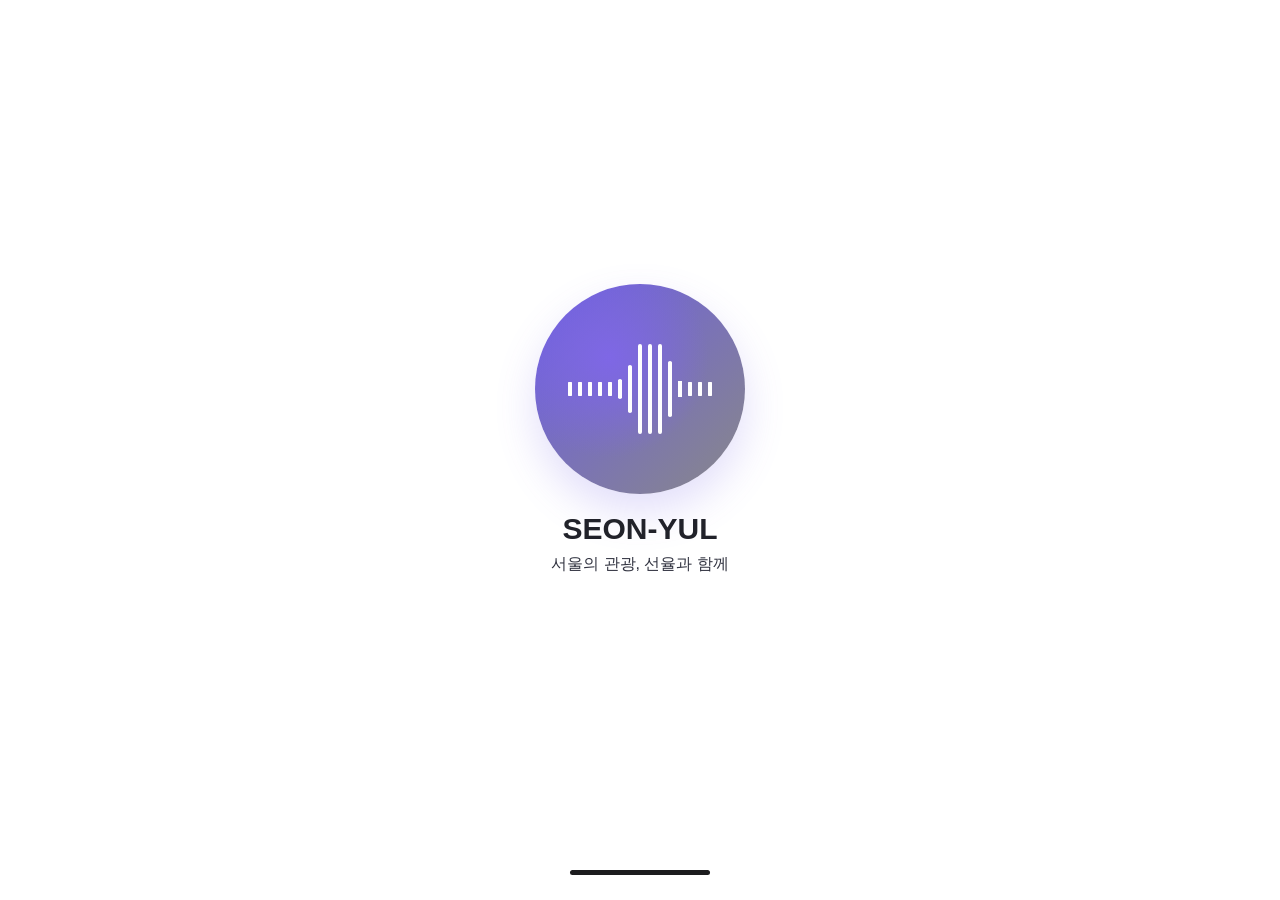
<file: frontend/index.html>
<!DOCTYPE html>
<html lang="ko">
<head>
  <meta charset="UTF-8">
  <meta name="viewport" content="width=device-width, initial-scale=1.0">
  <title>SEON-YUL</title>
  <meta http-equiv="refresh" content="0; url=./onboarding.html">
  <link rel="canonical" href="./onboarding.html">
</head>
<body>
  <script>
    window.location.replace("./onboarding.html");
  </script>
</body>
</html>
</file>
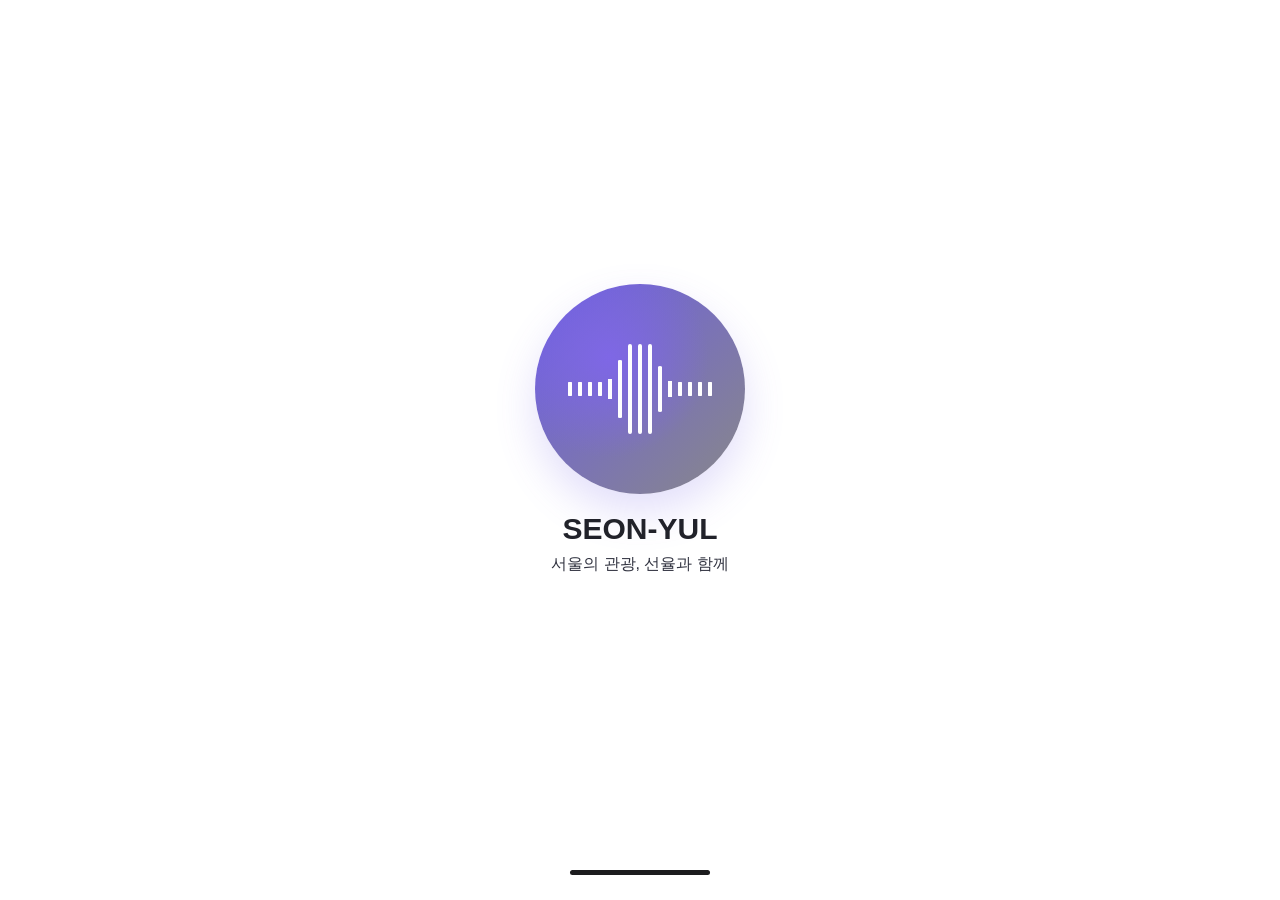
<file: frontend/onboarding.html>
<!DOCTYPE html>
<html lang="ko">
<head>
  <meta charset="UTF-8">
  <meta name="viewport" content="width=device-width, initial-scale=1.0">
  <title>SEON-YUL Onboarding</title>
  <link rel="stylesheet" href="onboarding.css">
</head>
<body>
  <main class="app-container" aria-label="SEON-YUL 온보딩">
    <section class="intro">
      <div class="logo-mark" aria-hidden="true">
        <div class="wave-bars">
          <span class="bar"></span>
          <span class="bar"></span>
          <span class="bar"></span>
          <span class="bar"></span>
          <span class="bar"></span>
          <span class="bar"></span>
          <span class="bar"></span>
          <span class="bar"></span>
          <span class="bar"></span>
          <span class="bar"></span>
          <span class="bar"></span>
          <span class="bar"></span>
          <span class="bar"></span>
          <span class="bar"></span>
          <span class="bar"></span>
        </div>
      </div>

      <h1 class="brand">SEON-YUL</h1>
      <p class="tagline">서울의 관광, 선율과 함께</p>
    </section>

    <div class="home-indicator" aria-hidden="true"></div>
  </main>

  <script>
    const bars = [...document.querySelectorAll(".bar")];
    const totalDuration = 3000;
    const flatHeight = 0.15;
    let startTime = null;

    function drawWave(timestamp) {
      if (!startTime) startTime = timestamp;

      const elapsed = timestamp - startTime;
      const progress = Math.min(elapsed / totalDuration, 1);
      const front = progress * (bars.length + 7) - 2;

      bars.forEach((bar, index) => {
        const distance = Math.abs(index - front);
        const envelope = Math.max(0, 1 - distance / 3.2);
        const ripple = (Math.sin((elapsed * 0.011) - (index * 0.82)) + 1) / 2;
        const scale = flatHeight + envelope * (0.65 + ripple * 1.05);

        bar.style.transform = `scaleY(${Math.min(scale, 1)})`;
      });

      if (progress < 1) {
        requestAnimationFrame(drawWave);
        return;
      }

      bars.forEach((bar) => {
        bar.style.transition = "transform 420ms cubic-bezier(0.22, 1, 0.36, 1)";
        bar.style.transform = `scaleY(${flatHeight})`;
      });

      setTimeout(() => {
        window.location.href = "./login/login.html"; 
      }, 500); 
    }

    requestAnimationFrame(drawWave);
  </script>
</body>
</html>
</file>
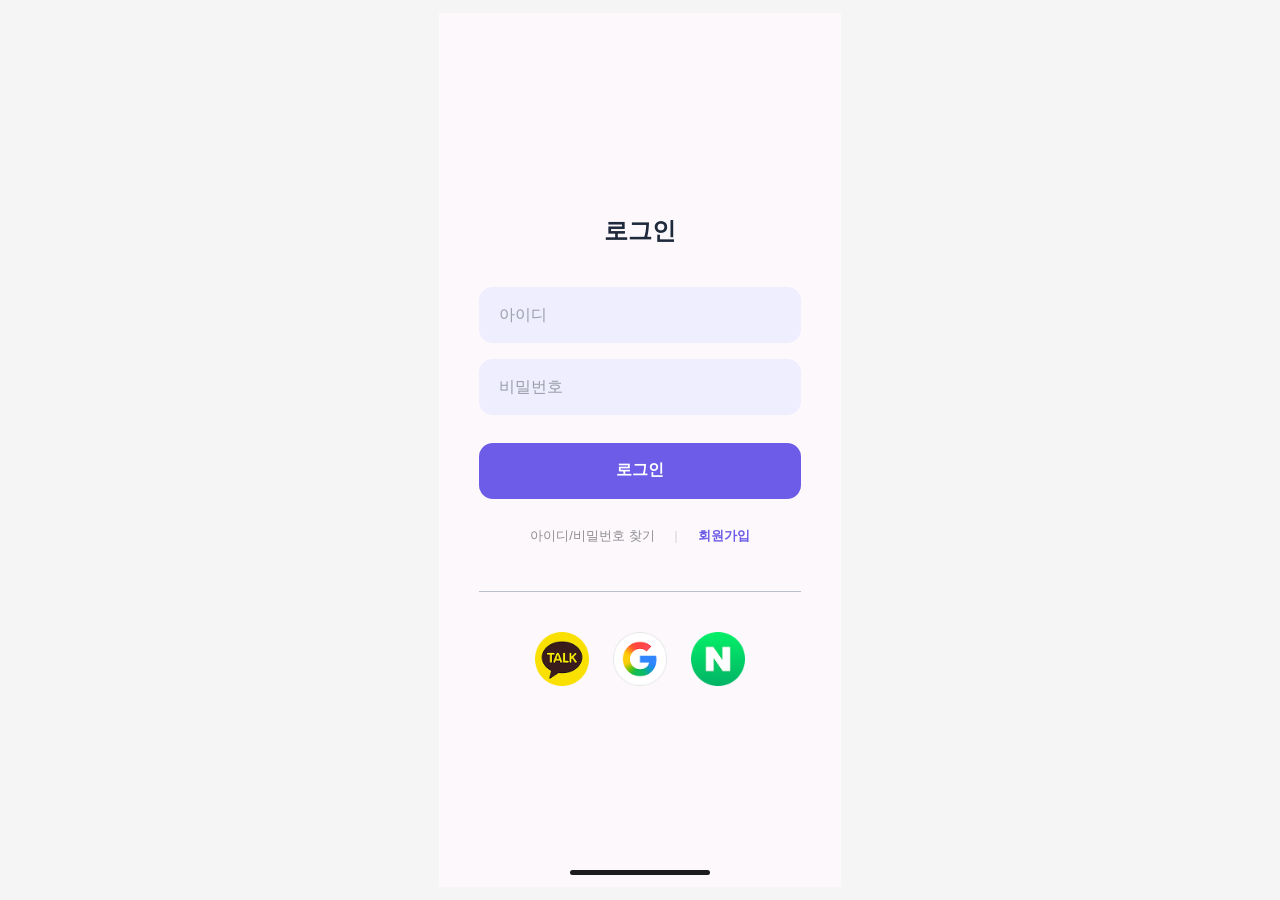
<file: frontend/login/login.html>
<!DOCTYPE html>
<html lang="ko">
<head>
  <meta charset="UTF-8">
  <meta name="viewport" content="width=device-width, initial-scale=1.0">
  <title>Seoulody - 로그인</title>
  <link rel="stylesheet" href="login.css">
</head>
<body>
  <div class="app-container">
    <div class="login-content">
      <h1 class="login-title">로그인</h1>

      <form id="login-form">
        <input type="text" id="user-id" class="input-field" placeholder="아이디" autocomplete="off" required>
        <input type="password" id="user-pw" class="input-field" placeholder="비밀번호" required>
        <button type="submit" id="login-btn" class="submit-btn">로그인</button>
      </form>

      <div class="find-signup-area">
        <button type="button" class="find-btn" id="btn-find-account">아이디/비밀번호 찾기</button>
        <span class="vertical-bar">|</span>
        <a href="../signup/terms.html" class="signup-link-btn" id="btn-go-signup">회원가입</a>
      </div>
      <hr class="divider">

      <div class="sns-login-group">
        <img src="../images/kakao.png" alt="카카오 로그인" class="sns-btn" id="kakao-login">
        <img src="../images/google.png" alt="구글 로그인" class="sns-btn" id="google-login">
        <img src="../images/naver.png" alt="네이버 로그인" class="sns-btn" id="naver-login">
      </div>
    </div>

    <div class="home-indicator"></div>
  </div>

  <script src="../login/login.js"></script>
</body>
</html>
</file>
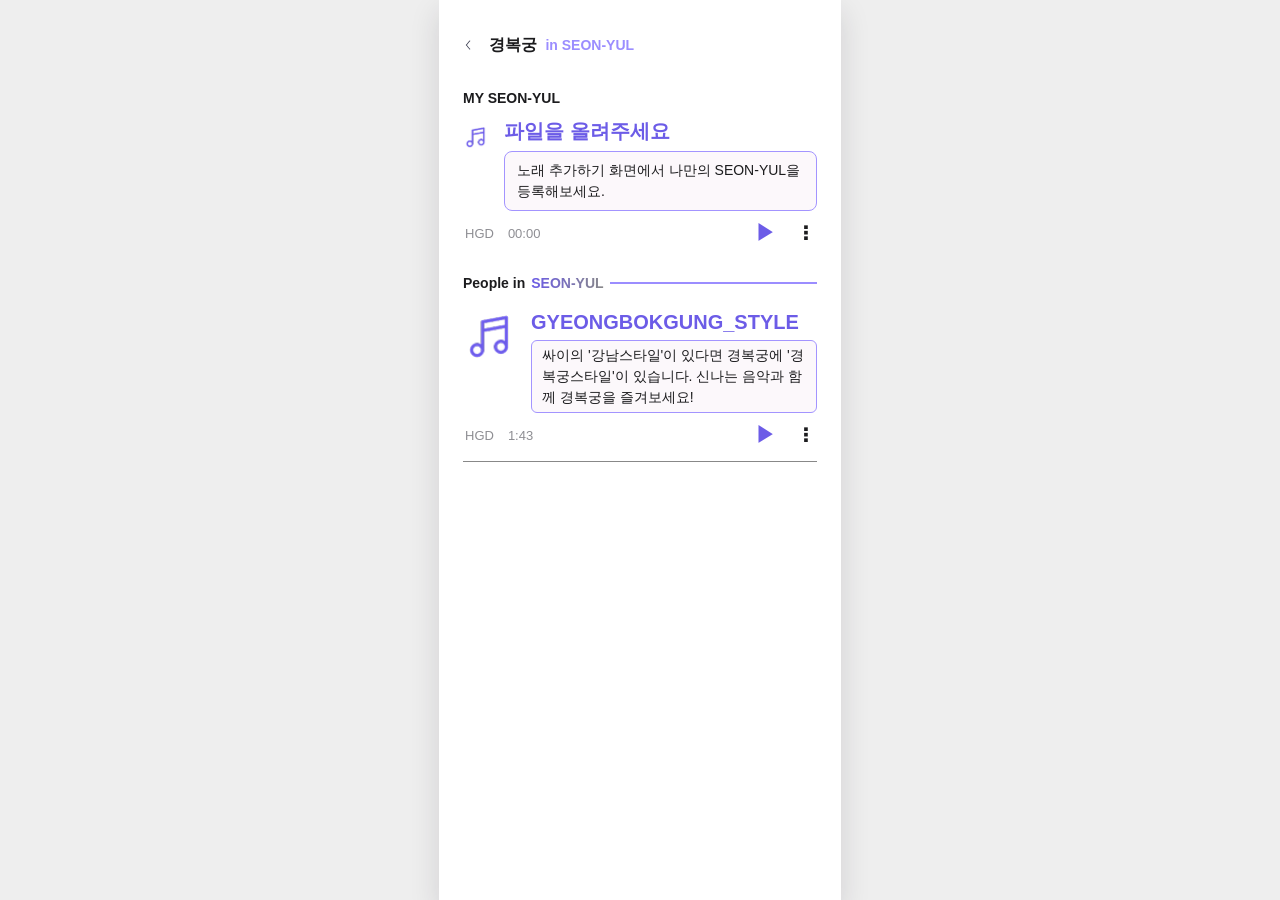
<file: frontend/music-list/music-list.html>
<!DOCTYPE html>
<html lang="ko">
<head>
  <meta charset="UTF-8">
  <meta name="viewport" content="width=device-width, initial-scale=1.0">
  <title>서울의 선율 - 경복궁</title>
  <link rel="stylesheet" href="music-list.css">
</head>
<body>
  <div class="app-container">
    <header class="header">
      <button class="back-btn" type="button" aria-label="이전 화면">
        <img src="../images/icon/Left 2.png" alt="">
      </button>
      <h1 class="header-title"><span id="placeNameText">경복궁</span> <span class="header-sub">in SEON-YUL</span></h1>
    </header>

    <main class="main-content">
      <section class="music-section">
        <h3 class="section-title">MY SEON-YUL</h3>
        <div id="mySongCard" class="top-highlight">
          <div class="music-info-row">
            <img class="music-icon outline" src="../images/icon/Component 3.png" alt="">
            <div class="music-text-block">
              <h4 class="music-title uppercase" id="mySongTitle">파일을 올려주세요</h4>
              <p class="music-desc" id="mySongDesc">노래 추가하기 화면에서 나만의 SEON-YUL을 등록해보세요.</p>
            </div>
          </div>
          <div class="music-meta-row">
            <span class="user-name" id="mySongUser">HGD</span>
            <span class="play-time" id="mySongTime">00:00</span>
            <div class="controls">
              <button class="play-btn" type="button" aria-label="재생">▶</button>
              <div class="more-container">
                <button class="more-btn" type="button" aria-label="더보기">⋮</button>
                <div class="dropdown-menu hidden">
                  <button class="edit-btn" type="button">수정</button>
                  <button class="delete-btn" type="button">삭제</button>
                </div>
              </div>
            </div>
          </div>
        </div>
      </section>

      <section class="music-section">
        <div class="section-divider">
          <span>People in</span> <span class="gradation">SEON-YUL</span>
          <div class="divider-line"></div>
        </div>

        <div class="music-card">
          <div class="music-info-row">
            <img class="music-icon outline" src="../images/icon/Component 3.png" alt="">
            <div class="music-text-block">
              <h4 id="peoplePrimaryTitle" class="music-title">SEON-YUL</h4>
              <p id="peoplePrimaryDesc" class="music-desc text-short">장소에 어울리는 선율을 불러오는 중입니다.</p>
            </div>
          </div>
          <div class="music-meta-row">
            <span id="peoplePrimaryUser" class="user-name">kodong</span>
            <span id="peoplePrimaryTime" class="play-time">00:00</span>
            <div class="controls">
              <button class="play-btn" type="button" aria-label="재생">▶</button>
              <div class="more-container">
                <button class="more-btn" type="button" aria-label="더보기">⋮</button>
                <div class="dropdown-menu hidden">
                  <button class="edit-btn" type="button">수정</button>
                  <button class="delete-btn" type="button">삭제</button>
                </div>
              </div>
            </div>
          </div>
        </div>

        <div id="dynamic-list-container"></div>
      </section>
    </main>
  </div>

  <script src="../js/data.js"></script>
  <script src="music-list.js"></script>
</body>
</html>
</file>
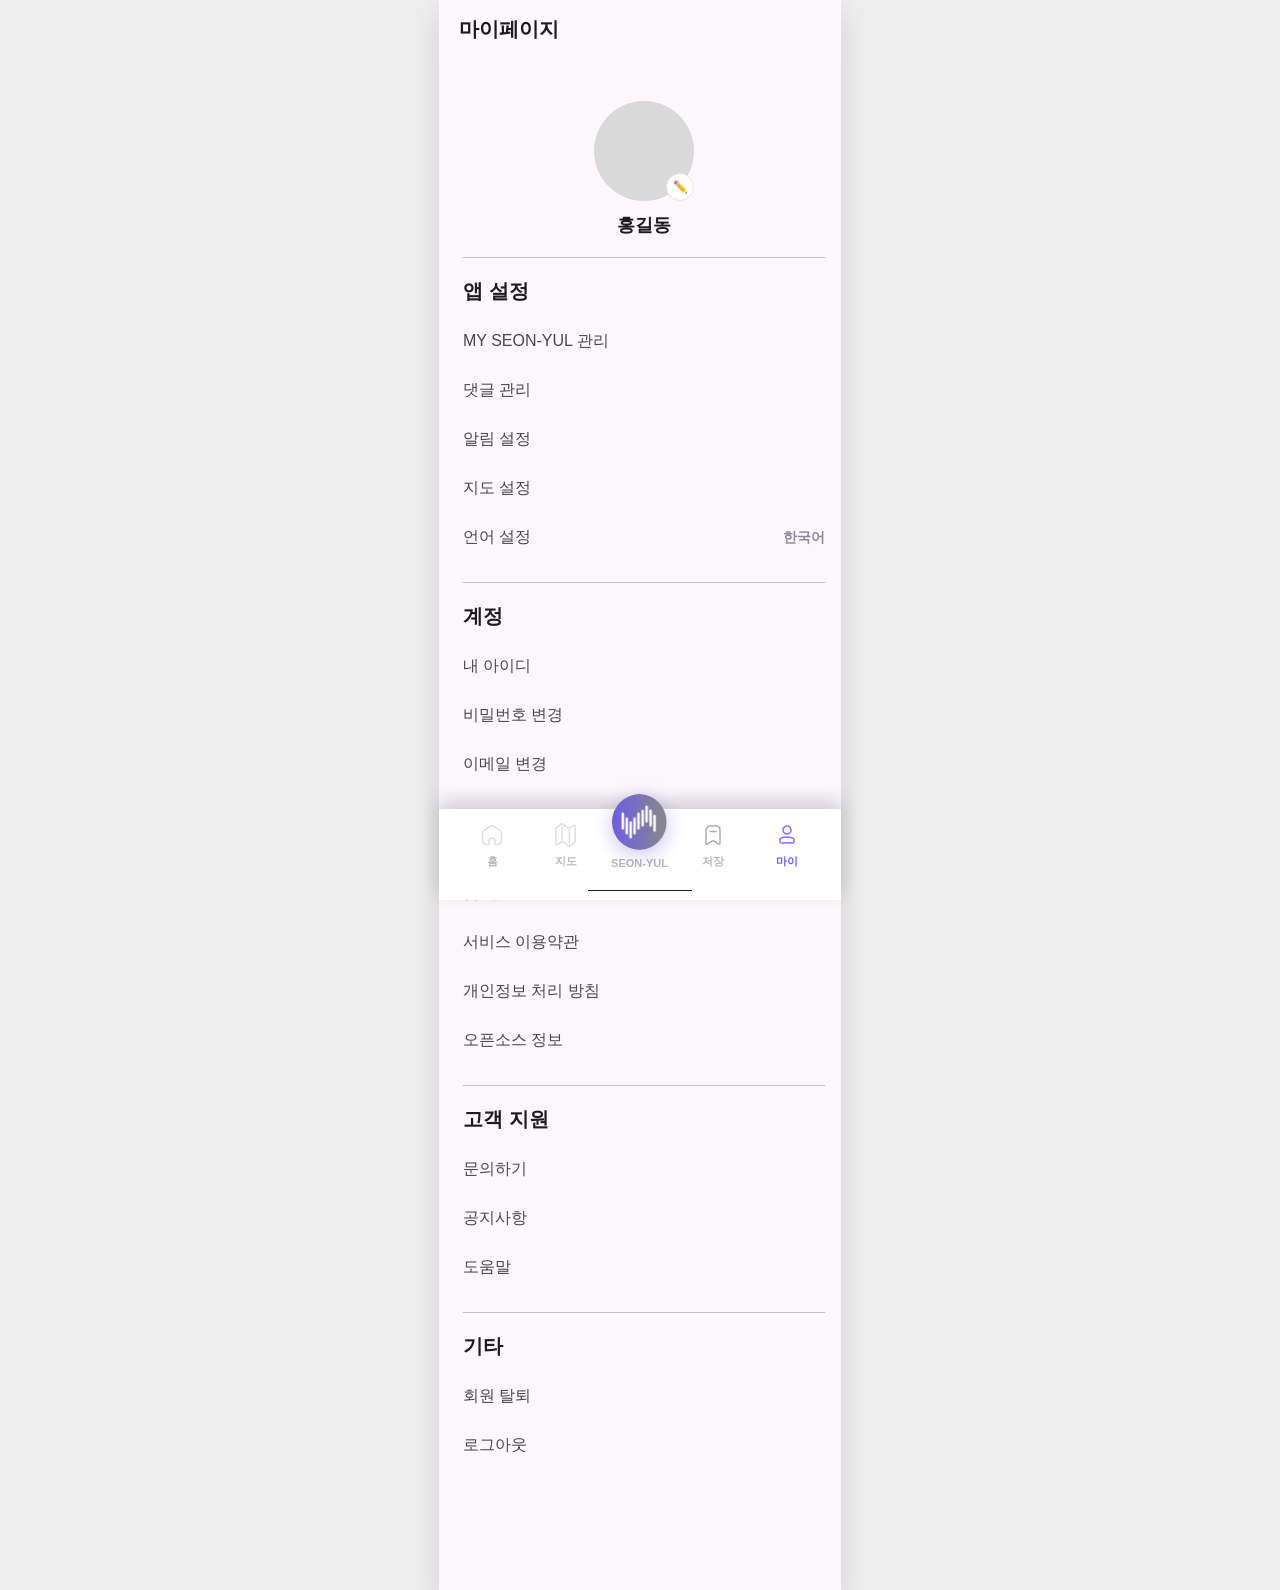
<file: frontend/mypage/mypage.html>
<!DOCTYPE html>
<html lang="ko">
<head>
  <meta charset="UTF-8">
  <meta name="viewport" content="width=device-width, initial-scale=1.0">
  <title>서울의 선율 - 마이페이지</title>
  <link rel="stylesheet" href="mypage.css">
</head>
<body>

  <div class="app-container">

    <div class="page-header">
      <h1 class="page-title">마이페이지</h1>
    </div>

    <div class="main-content">
      
      <div class="profile-section setting-group">
        <div class="profile-circle">
          <button class="edit-btn">✏️</button>
        </div>
        <h2 class="profile-name">홍길동</h2>
      </div>

      <div class="setting-group">
        <h3>앱 설정</h3>
        <ul>
          <li>MY SEON-YUL 관리</li>
          <li>댓글 관리</li>
          <li>알림 설정</li>
          <li>지도 설정</li>
          <li id="languageSetting" class="flex-row language-setting">
            <span>언어 설정</span>
            <span id="selectedLanguage" class="selected-language">한국어</span>
          </li>
        </ul>
      </div>

      <div class="setting-group">
        <h3>계정</h3>
        <ul>
          <li>내 아이디</li>
          <li>비밀번호 변경</li>
          <li>이메일 변경</li>
        </ul>
      </div>

      <div class="setting-group">
        <h3>약관 및 정책</h3>
        <ul>
          <li class="flex-row"><span>앱 버전</span><span class="version-text">1.1.1</span></li>
          <li>서비스 이용약관</li>
          <li>개인정보 처리 방침</li>
          <li>오픈소스 정보</li>
        </ul>
      </div>

      <div class="setting-group">
        <h3>고객 지원</h3>
        <ul>
          <li>문의하기</li>
          <li>공지사항</li>
          <li>도움말</li>
        </ul>
      </div>

      <div class="setting-group">
        <h3>기타</h3>
        <ul>
          <li>회원 탈퇴</li>
          <li>로그아웃</li>
        </ul>
      </div>

       </div>
    <div id="languageSheet" class="language-sheet hidden" aria-hidden="true">
      <div class="language-panel" role="dialog" aria-modal="true" aria-labelledby="languageTitle">
        <div class="language-header">
          <h3 id="languageTitle">언어 설정</h3>
          <button id="languageClose" class="language-close" type="button" aria-label="닫기">×</button>
        </div>
        <button class="language-option" type="button" data-language="한국어">한국어</button>
        <button class="language-option" type="button" data-language="English">English</button>
        <button class="language-option" type="button" data-language="日本語">日本語</button>
        <button class="language-option" type="button" data-language="中国人">中国人</button>
      </div>
    </div>
    <nav class="bottom-nav" aria-label="하단 메뉴">
      <a href="../main/main.html">
        <span class="nav-icon" aria-hidden="true"><img src="../images/icon/Home.png" alt=""></span>
        홈
      </a>
      <a href="../map/map.html">
        <span class="nav-icon" aria-hidden="true"><img src="../images/icon/Group 241.png" alt=""></span>
        지도
      </a>
      <a class="center-action" href="../player.html" aria-label="SEON-YUL 플레이어">
        <img src="../images/icon/Frame 2117904858.png" alt="">
        SEON-YUL
      </a>
      <a href="../save.html">
        <span class="nav-icon" aria-hidden="true"><img src="../images/icon/Bookmark.png" alt=""></span>
        저장
      </a>
      <a class="active" href="mypage.html">
        <span class="nav-icon" aria-hidden="true"><img src="../images/icon/User.png" alt=""></span>
        마이
      </a>
    </nav>

  </div>

  </div>

    <script src="mypage.js"></script>
</body>
</html>
</file>
<file: frontend/onboarding.css>
* {
  margin: 0;
  padding: 0;
  box-sizing: border-box;
  font-family: Pretendard, -apple-system, BlinkMacSystemFont, "Segoe UI", sans-serif;
}

body {
  min-height: 100vh;
  display: flex;
  justify-content: center;
  align-items: center;
  background: #ffffff;
}

.app-container {
  width: 402px;
  height: 874px;
  display: flex;
  justify-content: center;
  align-items: center;
  position: relative;
  overflow: hidden;
  background: #ffffff;
}

.intro {
  display: flex;
  flex-direction: column;
  align-items: center;
  transform: translateY(-22px);
}

.logo-mark {
  width: 210px;
  height: 210px;
  display: flex;
  justify-content: center;
  align-items: center;
  border-radius: 50%;
  background:
    radial-gradient(circle at 35% 35%, rgba(127, 103, 231, 0.95), transparent 52%),
    linear-gradient(135deg, #6c5ce7 0%, #888888 100%);
  box-shadow: 0 18px 42px rgba(108, 92, 231, 0.2);
}

.wave-bars {
  width: 230px;
  height: 140px;
  display: flex;
  justify-content: center;
  align-items: center;
  gap: 6px;
}

.bar {
  width: 4px;
  height: 90px;
  border-radius: 999px;
  background: #ffffff;
  transform: scaleY(0.2);
  transform-origin: center;
  will-change: transform;
}

.brand {
  margin-top: 20px;
  color: #21222a;
  font-size: 30px;
  font-weight: 700;
  line-height: 1;
  letter-spacing: 0;
}

.tagline {
  margin-top: 12px;
  color: #323441;
  font-size: 16px;
  font-weight: 500;
  line-height: 1;
  letter-spacing: 0;
}

.home-indicator {
  width: 140px;
  height: 5px;
  position: absolute;
  left: 50%;
  bottom: 12px;
  transform: translateX(-50%);
  border-radius: 10px;
  background: #1c1c1e;
}

@media (max-width: 430px) {
  body {
    background: #fcf8fb;
  }

  .app-container {
    width: 100vw;
    min-height: 100vh;
    height: 100svh;
  }
}
</file>
<file: frontend/login/login.css>
* {
  margin: 0;
  padding: 0;
  box-sizing: border-box;
  font-family: 'Pretendard', sans-serif;
}

body {
  display: flex;
  justify-content: center;
  align-items: center;
  min-height: 100vh;
  background-color: #f5f5f5;
}


.app-container {
  width: 402px;
  height: 874px;
  background-color: #FCF8FB; /* 기존 메인과 일치하는 배경색 */
  position: relative;
  display: flex;
  flex-direction: column;
  padding: 0 40px; /* 양옆 여백을 넓게 주어 시안 비율 맞춤 */
}


.login-content {
  flex: 1;
  display: flex;
  flex-direction: column;
  justify-content: center; /* 세로 중앙 정렬 */
}

.login-title {
  font-size: 24px;
  font-weight: 700;
  color: #1E293B;
  text-align: center;
  margin-bottom: 40px; /* 타이틀과 인풋창 간격 */
}

/* 폼 세로 정렬 */
#login-form {
  display: flex;
  flex-direction: column;
  gap: 16px; /* 인풋창과 버튼들 사이 간격 */
}

/* 둥근 인풋 스타일 */
.input-field {
  width: 100%;
  height: 56px;
  background-color: #EEEEFF; /* 시안 특유의 연보라 배경색 */
  border: none;
  border-radius: 14px; /* 둥글둥글한 테두리 */
  padding: 0 20px;
  font-size: 16px;
  color: #1C1C1E;
  outline: none;
}

/* 인풋창 클릭(포커스) 되었을 때 아주 살짝 선명해지는 효과 */
.input-field:focus {
  background-color: #E5E5FF;
}

/* placeholder 글씨 색상 */
.input-field::placeholder {
  color: #9A9EA7;
}

/* 로그인 버튼 스타일 */
.submit-btn {
  width: 100%;
  height: 56px;
  background-color: #6C5CE7; /* 시안의 메인 보라색 */
  border: none;
  border-radius: 14px;
  color: #ffffff;
  font-size: 16px;
  font-weight: 600;
  cursor: pointer;
  margin-top: 12px;
  transition: background-color 0.2s;
}

/* 버튼 hover & 누를 때 피드백 */
.submit-btn:hover {
  background-color: #5A4CD0;
}
.submit-btn:active {
  transform: scale(0.98); /* 누르면 살짝 들어가는 느낌 */
}

/* 중간 회색 구분선 */
.divider {
  border: none;
  border-top: 1px solid #BAC0CB;
  margin: 40px 0;
}

/* SNS 버튼 그룹 */
.sns-login-group {
  display: flex;
  justify-content: center;
  gap: 24px; /* 아이콘 간격 */
  align-items: center;
}

/* SNS 아이콘 크기 고정 및 원형 유지 */
.sns-btn {
  width: 54px;
  height: 54px;
  cursor: pointer;
  transition: transform 0.2s;
}

.sns-btn:hover {
  transform: scale(1.08); /* 마우스 올리면 살짝 커짐 */
}

/* 하단 아이폰 스타일 바 */
.home-indicator {
  width: 140px;
  height: 5px;
  background-color: #1C1C1E;
  border-radius: 10px;
  position: absolute;
  bottom: 12px;
  left: 50%;
  transform: translateX(-50%);
}

.find-signup-area {
  display: flex;
  justify-content: center;
  align-items: center;
  gap: 16px;
  margin-top: 24px;
  margin-bottom: 2px; /* 하단 구분선과의 간격 */
  width: 100%;
}

/* 찾기 글씨 스타일 (은은한 회색) */
.find-btn {
  background: none;
  border: none;
  font-size: 13px;
  font-weight: 500;
  color: #8e8e93;
  cursor: pointer;
  padding: 4px;
}

/* 가운데 세로 분리선 (|) */
.vertical-bar {
  font-size: 12px;
  color: #d1d1d6;
  user-select: none;
}

/* 🔥 핵심: 하이라이트 된 회원가입 버튼 스타일 (메인 보라색 포인트) */
.signup-link-btn {
  background: none;
  border: none;
  font-size: 13px;
  font-weight: 700; /* 시안처럼 굵게 강조 */
  color: #6C5CE7;   /* 선율 시그니처 보라색 */
  cursor: pointer;
  padding: 4px;
  text-decoration: none;
}
</file>
<file: frontend/music-list/music-list.css>
* {
  margin: 0;
  padding: 0;
  box-sizing: border-box;
  font-family: 'Pretendard', sans-serif;
}

body {
  display: flex;
  justify-content: center;
  min-height: 100vh;
  background-color: #eeeeee;
}

.app-container {
  width: 402px;
  min-width: 402px;
  min-height: 844px;
  background-color: #ffffff;
  position: relative;
  display: flex;
  flex-direction: column;
  overflow: hidden;
  box-shadow: 0 12px 28px rgba(35, 31, 46, 0.14);
}

.header {
  width: 100%;
  height: 50px;
  display: flex;
  align-items: center;
  padding: 0 20px;
  margin-top: 20px;
}

.back-btn {
  background: none;
  border: none;
  cursor: pointer;
  color: #1C1C1E;
  margin-right: 12px;
  width: 18px;
  height: 18px;
  display: grid;
  place-items: center;
  padding: 0;
}

.back-btn img {
  width: 14px;
  height: 14px;
  display: block;
  object-fit: contain;
}

.header-title {
  font-size: 16px;
  font-weight: 700;
  color: #1C1C1E;
}

.header-sub {
  color: #9B8DFF;
  font-size: 14px;
  margin-left: 4px;
}

.main-content {
  flex: 1;
  overflow-y: auto;
  padding: 20px 24px;
}

.main-content::-webkit-scrollbar {
  width: 0;
}

.music-section {
  margin-bottom: 28px;
}

.section-title {
  font-size: 14px;
  font-weight: 700;
  color: #1C1C1E;
  margin-bottom: 12px;
}

.section-divider {
  display: flex;
  align-items: center;
  gap: 6px;
  font-size: 14px;
  font-weight: 600;
  color: #1C1C1E;
  margin-top: 10px;
  margin-bottom: 20px;
}

.divider-line {
  flex: 1;
  height: 1.5px;
  background-color: #9B8DFF;
}

.gradation { 
  background: linear-gradient(to right, #6C5CE7, #888888);
  -webkit-background-clip: text;
  background-clip: text;
  -webkit-text-fill-color: transparent;
  color: transparent;
}

.music-card {
  width: 100%;
  background: transparent;
  margin-bottom: 20px;
  padding-bottom: 12px;
  border-bottom: 1px solid #888888; 
}

/* 첫 번째 상단 하이라이트 카드 보더 설정 */
.top-highlight .music-desc {
  border: 1.5px solid #A394FF;
  border-radius: 8px;
  padding: 8px 12px;
  background-color: #ffffff;
}

/* 레이아웃: 아이콘 + 텍스트 블록 */
.music-info-row {
  display: flex;
  gap: 16px;
  align-items: flex-start;
}

.music-info-row > .music-icon {
  width: 52px;
  height: 52px;
  flex: 0 0 52px;
  display: block;
  border-radius: 6px;
  object-fit: contain;
  object-position: center;
  background: transparent;
}

.top-highlight .music-info-row > .music-icon {
  width: 25px;
  height: 25px;
  flex-basis: 25px;
  margin-top: 7px;
}

.music-info-row > .music-icon.filled {
  border-radius: 5px;
}

.music-text-block {
  flex: 1;
  min-width: 0;
}

.music-title {
  font-size: 20px;
  font-weight: 700;
  color: #6C5CE7;
  margin-bottom: 6px;
}

.music-title.uppercase {
  text-transform: uppercase;
}

.music-desc {
  max-width: 100%;
  font-size: 14px;
  color: #1C1C1E;
  line-height: 1.5;
  background-color: #FCF8FB !important;
}

/* 시안 속 짧은 한 줄짜리 설명 테두리 박스 */
.text-short {
  border: 1.5px solid #A394FF;
  border-radius: 6px;
  padding: 4px 10px;
  display: inline-block;
  max-width: 100%;
}

/* 레이아웃: 유저네임, 시간, 버튼 정렬 */
.music-meta-row {
  display: flex;
  align-items: center;
  margin-top: 8px;
  padding-left: 2px;
  font-size: 13px;
  color: #8E8E93;
}

.user-name {
  margin-right: 14px;
}

.play-time {
  flex: 1;
}

/* 조작 버튼 그룹 */
.controls {
  display: flex;
  align-items: center;
  gap: 16px;
}

.play-btn {
  background: none;
  border: none;
  color: #6C5CE7;
  font-size: 22px;
  cursor: pointer;
  line-height: 1;
}

.more-btn {
  background: none;
  border: none;
  color: #1C1C1E;
  width: 24px;
  height: 28px;
  display: grid;
  place-items: center;
  font-size: 22px;
  line-height: 1;
  cursor: pointer;
  font-weight: bold;
}

.more-container {
  position: relative;
  display: inline-block;
}

.dropdown-menu {
  position: absolute;
  top: 100%;
  right: 0;
  background-color: #ffffff;
  border: 1px solid #8e7cff;
  border-radius: 3px;
  box-shadow: none;
  z-index: 100;
  display: flex;
  flex-direction: column;
  width: 76px;
  overflow: hidden;
  margin-top: 6px;
}

.dropdown-menu.hidden {
  display: none;
}

.dropdown-menu button {
  background: none;
  border: none;
  height: 30px;
  padding: 0;
  font-size: 13px;
  font-weight: 600;
  cursor: pointer;
  text-align: center;
  width: 100%;
  transition: background-color 0.2s;
}

.dropdown-menu button:hover {
  background-color: #f3f0ff; 
}

.dropdown-menu .edit-btn {
  border-bottom: 1px solid #8e7cff;
  color: #5c4fff; 
}

.dropdown-menu .delete-btn {
  color: #ff4f4f; 
}
</file>
<file: frontend/mypage/mypage.css>
* {
  margin: 0;
  padding: 0;
  box-sizing: border-box;
  font-family: 'Pretendard', sans-serif;
}

body {
  display: flex;
  justify-content: center;
  min-height: 100vh;
  background-color: #eeeeee;
}

.app-container {
  width: 402px;
  min-width: 402px;
  min-height: 844px;
  position: relative;
  display: flex;
  flex-direction: column;
  overflow: hidden;
  background-color: #fbf7fb;
  box-shadow: 0 12px 28px rgba(35, 31, 46, 0.14);
}

.page-header {
  padding-top: 16px;
  padding-left: 20px;
  /*border-bottom: 2px solid #E5E5E7;*/
  height: 65px;
  background-color: #FCF8FB;
}

.page-title {
  font-size: 20px;
  font-weight: 700;
  color: #1C1C1E;
}

.main-content {
  flex: 1;
  overflow-y: auto; 
  padding: 16px 16px 100px 24px; 
}

.main-content::-webkit-scrollbar{
  display: none;
}

.profile-section {
  display: flex;
  flex-direction: column;
  align-items: center;
  margin-bottom: 32px;
}

.profile-circle {
  width: 100px;
  height: 100px;
  background-color: #D9D9D9; 
  border-radius: 50%;
  position: relative;
  margin-bottom: 12px;
}

.edit-btn {
  position: absolute;
  bottom: 0;
  right: 0;
  width: 28px;
  height: 28px;
  background-color: #ffffff;
  border: 1px solid #E5E5E7;
  border-radius: 50%;
  cursor: pointer;
  display: flex;
  justify-content: center;
  align-items: center;
  font-size: 12px;
}

.profile-name {
  font-size: 18px;
  font-weight: 700;
  color: #1C1C1E;
}

.setting-group {
  margin-bottom: 0;
  padding-left: 0; 
  padding-bottom: 20px;
  padding-top: 20px;
  border-bottom: 1px solid rgba(136, 136, 136, 0.5);
}

.setting-group:last-of-type {
  border-bottom: none;
}

.setting-group h3 {
  font-size: 20px;
  font-weight: 700;
  color: #1C1C1E;
  margin-bottom: 12px;
}

.setting-group ul {
  list-style: none;
}

.setting-group li {
  font-size: 16px;
  color: #48484A;
  padding: 14px 0;
  cursor: pointer;
  transition: color 0.2s;
}

.setting-group li:hover {
  color: #6C5CE7; 
}

.flex-row {
  display: flex;
  justify-content: space-between;
  align-items: center;
}

.version-text {
  color: #AEAEB2;
  font-size: 13px;
}

.language-setting {
  gap: 16px;
}

.selected-language {
  color: #8f88a3;
  font-size: 14px;
  font-weight: 600;
}

.language-sheet {
  position: fixed;
  inset: 0;
  display: flex;
  align-items: flex-end;
  justify-content: center;
  background: rgba(24, 20, 34, 0.28);
  z-index: 1200;
}

.language-sheet.hidden {
  display: none;
}

.language-panel {
  width: min(402px, 100vw);
  padding: 18px 22px 28px;
  background: #ffffff;
  border-radius: 18px 18px 0 0;
  box-shadow: 0 -12px 28px rgba(35, 31, 46, 0.18);
}

.language-header {
  display: flex;
  align-items: center;
  justify-content: space-between;
  margin-bottom: 10px;
}

.language-header h3 {
  color: #1c1c1e;
  font-size: 18px;
  font-weight: 700;
}

.language-close {
  width: 32px;
  height: 32px;
  border: 0;
  border-radius: 50%;
  background: #f4f0f8;
  color: #6f5cff;
  font-size: 22px;
  line-height: 1;
  cursor: pointer;
}

.language-option {
  width: 100%;
  min-height: 48px;
  display: flex;
  align-items: center;
  justify-content: flex-start;
  border: 0;
  border-bottom: 1px solid rgba(136, 136, 136, 0.18);
  background: #ffffff;
  color: #2b2934;
  font-size: 16px;
  font-weight: 600;
  text-align: left;
  cursor: pointer;
}

.language-option:last-child {
  border-bottom: 0;
}

.language-option.active {
  color: #6f5cff;
}

.bottom-nav {
  position: fixed;
  left: 50%;
  right: auto;
  bottom: 0;
  width: 402px;
  height: 91px;
  padding: 14px 17px 0;
  display: grid;
  grid-template-columns: repeat(5, 1fr);
  align-items: start;
  background: #ffffff;
  box-shadow: 0 -8px 17px rgba(27, 24, 38, 0.18);
  transform: translateX(-50%);
  z-index: 1000;
}

.bottom-nav::after {
  content: "";
  position: absolute;
  left: 149px;
  right: 149px;
  bottom: 9px;
  height: 1px;
  background: #1e1b2b;
}

.bottom-nav a {
  min-width: 0;
  height: 64px;
  display: flex;
  flex-direction: column;
  align-items: center;
  justify-content: flex-start;
  gap: 7px;
  color: #b8b5be;
  font-size: 11px;
  font-weight: 800;
  text-align: center;
  text-decoration: none;
  border-radius: 14px;
}

.bottom-nav a.active {
  color: #6f5cff;
}

.center-action {
  color: #1f1b2f;
}

.nav-icon {
  height: 24px;
  width: 24px;
  display: grid;
  place-items: center;
}

.nav-icon img {
  max-width: 24px;
  max-height: 24px;
  object-fit: contain;
  filter: grayscale(1);
  opacity: 0.45;
}

.bottom-nav a.active .nav-icon img {
  filter: brightness(0) saturate(100%) invert(43%) sepia(90%) saturate(2054%) hue-rotate(229deg) brightness(99%) contrast(104%);
  opacity: 1;
}

.center-action {
  position: relative;
  margin-top: -29px;
  gap: 6px;
}

.center-action > img {
  width: 56px;
  height: 56px;
  display: block;
  border-radius: 50%;
  filter: drop-shadow(0 5px 10px rgba(104, 83, 216, 0.34));
}
.home-indicator {
  width: 140px;
  height: 5px;
  background-color: #1C1C1E;
  border-radius: 10px;
  position: absolute;
  bottom: 8px;
  left: 50%;
  transform: translateX(-50%);
  z-index: 1000;
}
.clickable-box { cursor: pointer; }

.clickable-box:active {
  transform: scale(0.97) !important;
  transition: transform 0.05s ease;
  opacity: 0.9;
}
</file>
